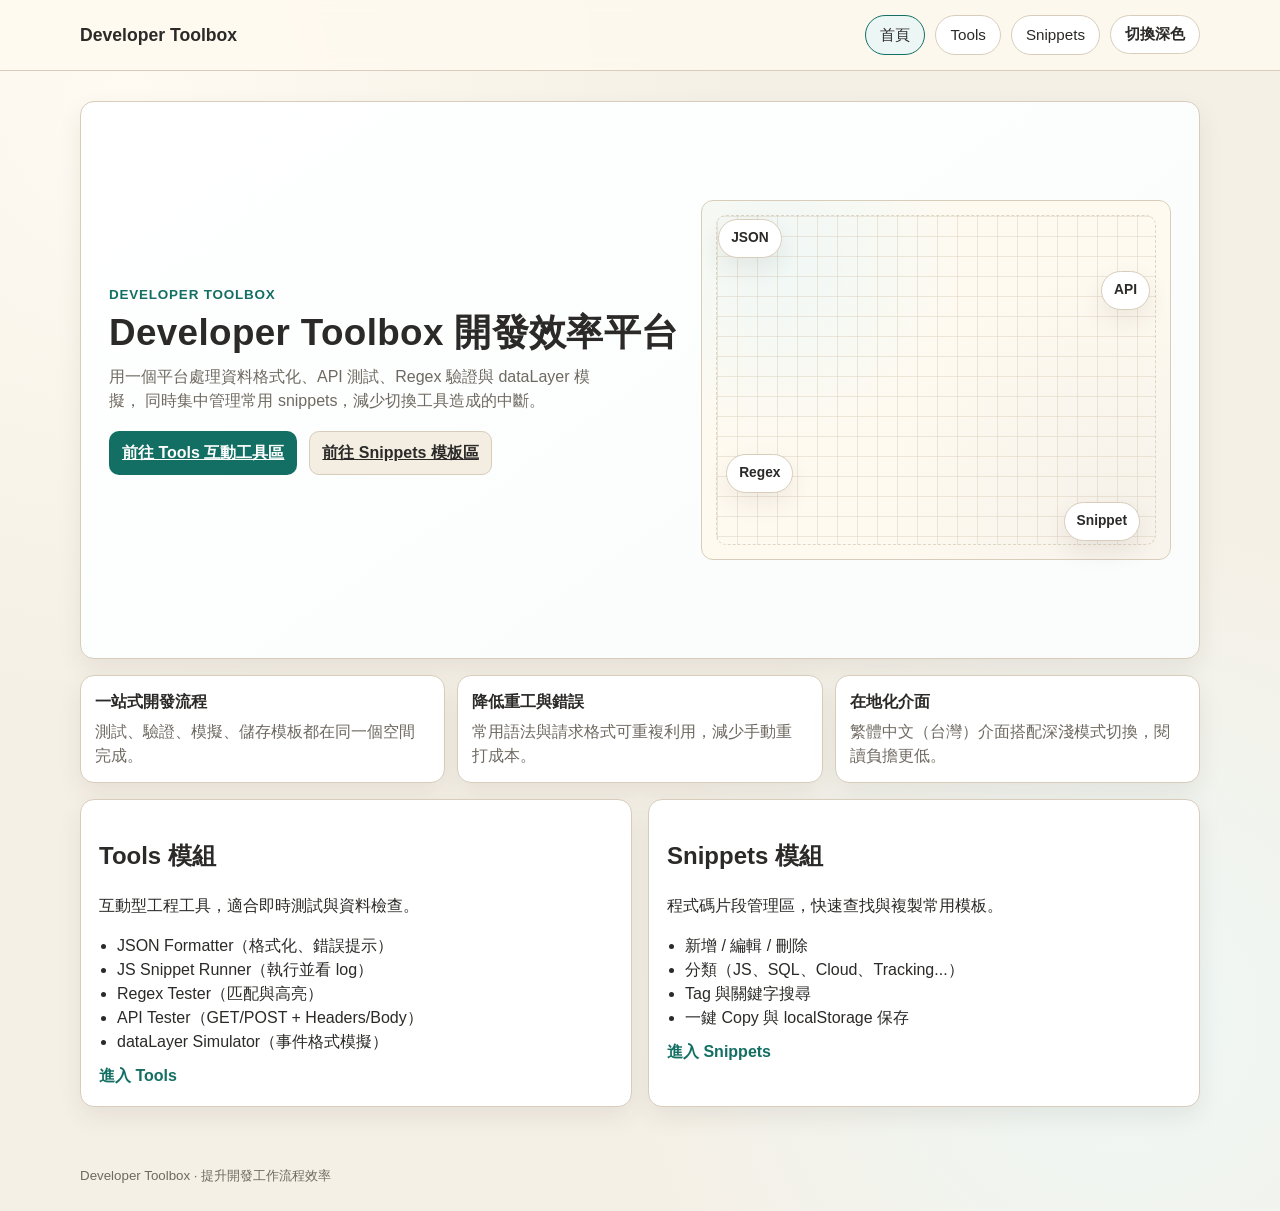
<file: index.html>
<!doctype html>
<html lang="zh-Hant">
<head>
  <meta charset="UTF-8">
  <meta name="viewport" content="width=device-width, initial-scale=1.0">
  <title>Developer Toolbox | 開發效率平台</title>
  <link rel="stylesheet" href="styles.css">
</head>
<body>
  <header class="site-header">
    <div class="header-inner container">
      <a class="brand" href="index.html">Developer Toolbox</a>
      <nav class="nav-links" aria-label="主要導覽">
        <a class="active" href="index.html">首頁</a>
        <a href="tools.html">Tools</a>
        <a href="snippets.html">Snippets</a>
        <button id="themeToggle" class="theme-toggle" type="button">切換深色</button>
      </nav>
    </div>
  </header>

  <main class="container page-home">
    <section class="home-hero card">
      <div class="hero-copy">
        <p class="eyebrow">Developer Toolbox</p>
        <h1>Developer Toolbox 開發效率平台</h1>
        <p class="hero-lead">
          用一個平台處理資料格式化、API 測試、Regex 驗證與 dataLayer 模擬，
          同時集中管理常用 snippets，減少切換工具造成的中斷。
        </p>
        <div class="hero-actions">
          <a class="btn-primary" href="tools.html">前往 Tools 互動工具區</a>
          <a class="btn-secondary" href="snippets.html">前往 Snippets 模板區</a>
        </div>
      </div>

      <div class="hero-visual" aria-hidden="true">
        <div class="chip chip-json">JSON</div>
        <div class="chip chip-api">API</div>
        <div class="chip chip-regex">Regex</div>
        <div class="chip chip-code">Snippet</div>
        <div class="visual-grid"></div>
      </div>
    </section>

    <section class="value-strip">
      <article class="value-card card">
        <h2>一站式開發流程</h2>
        <p>測試、驗證、模擬、儲存模板都在同一個空間完成。</p>
      </article>
      <article class="value-card card">
        <h2>降低重工與錯誤</h2>
        <p>常用語法與請求格式可重複利用，減少手動重打成本。</p>
      </article>
      <article class="value-card card">
        <h2>在地化介面</h2>
        <p>繁體中文（台灣）介面搭配深淺模式切換，閱讀負擔更低。</p>
      </article>
    </section>

    <section class="grid-2 home-modules">
      <article class="card module-card">
        <h2>Tools 模組</h2>
        <p>互動型工程工具，適合即時測試與資料檢查。</p>
        <ul>
          <li>JSON Formatter（格式化、錯誤提示）</li>
          <li>JS Snippet Runner（執行並看 log）</li>
          <li>Regex Tester（匹配與高亮）</li>
          <li>API Tester（GET/POST + Headers/Body）</li>
          <li>dataLayer Simulator（事件格式模擬）</li>
        </ul>
        <a class="inline-link" href="tools.html">進入 Tools</a>
      </article>

      <article class="card module-card">
        <h2>Snippets 模組</h2>
        <p>程式碼片段管理區，快速查找與複製常用模板。</p>
        <ul>
          <li>新增 / 編輯 / 刪除</li>
          <li>分類（JS、SQL、Cloud、Tracking...）</li>
          <li>Tag 與關鍵字搜尋</li>
          <li>一鍵 Copy 與 localStorage 保存</li>
        </ul>
        <a class="inline-link" href="snippets.html">進入 Snippets</a>
      </article>
    </section>
  </main>

  <footer class="site-footer container">
    <small>Developer Toolbox · 提升開發工作流程效率</small>
  </footer>

  <script src="common.js"></script>
</body>
</html>
</file>
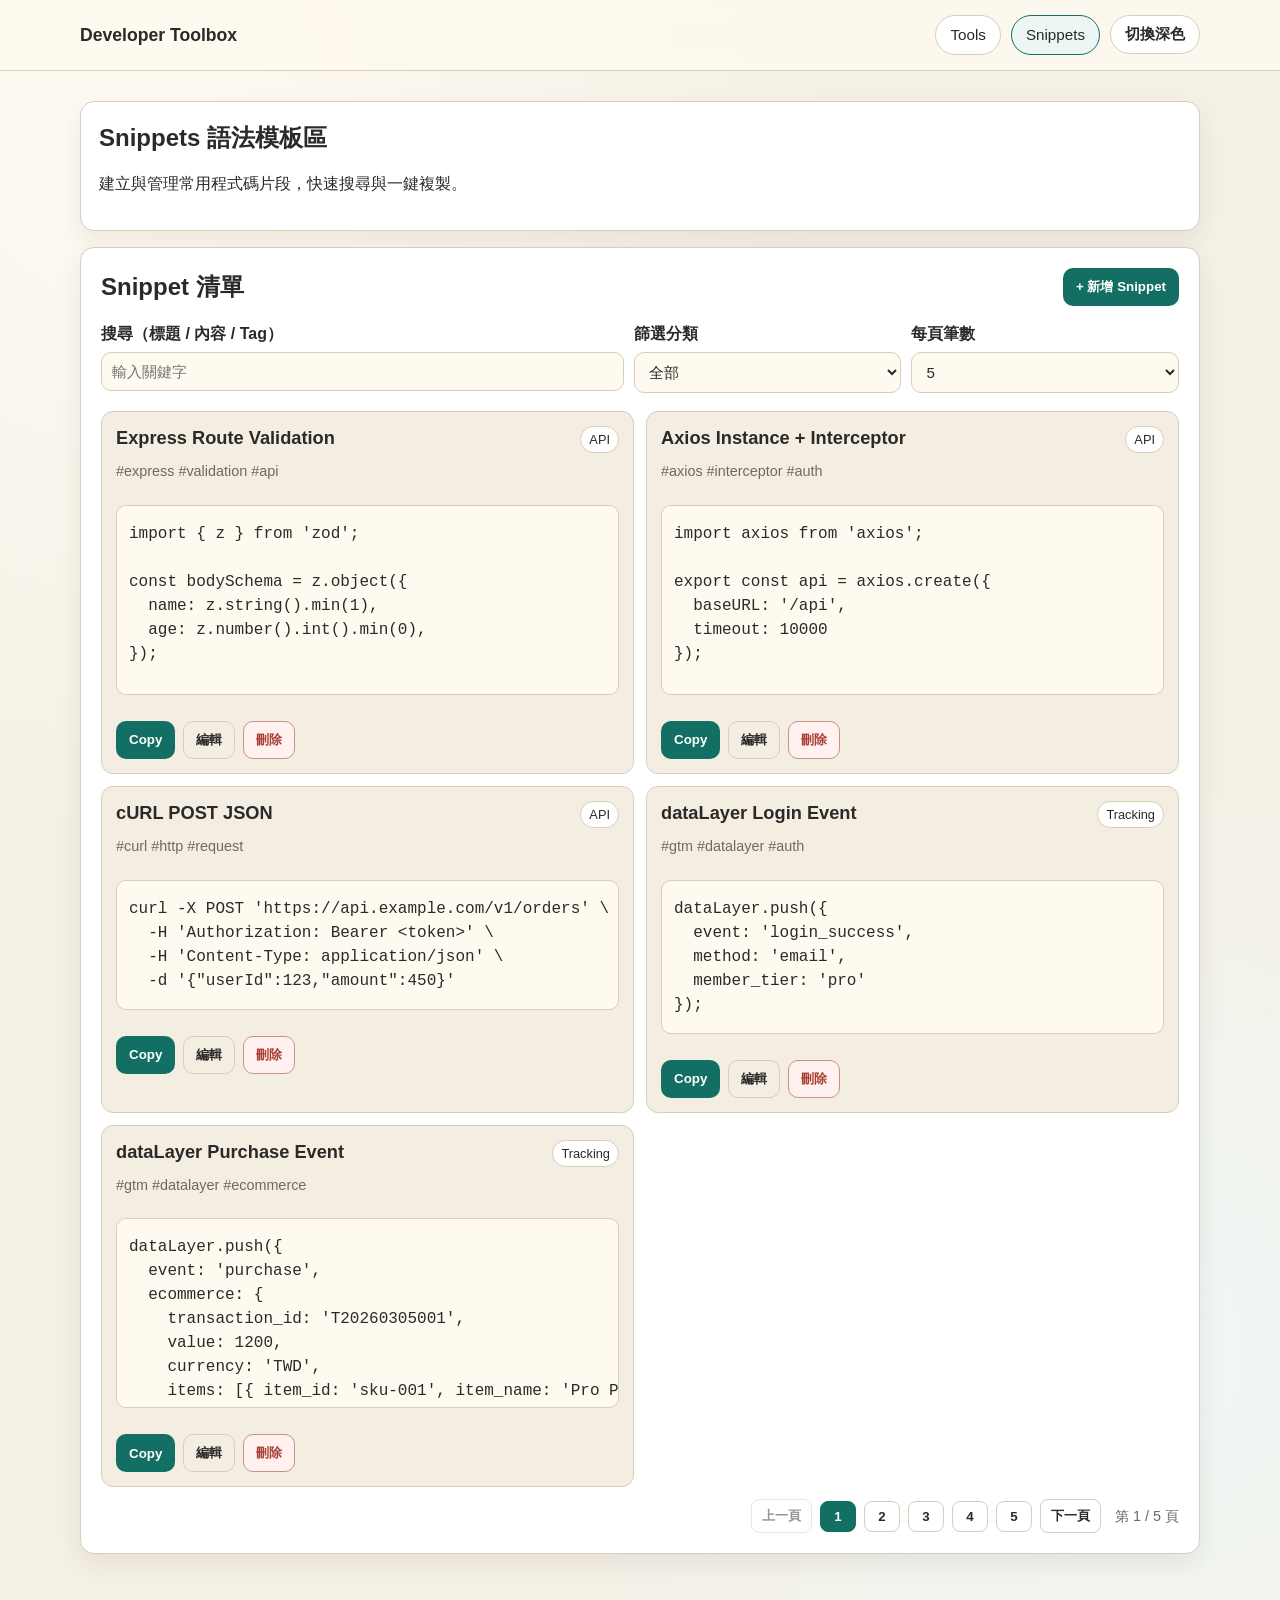
<file: snippets.html>
<!doctype html>
<html lang="zh-Hant">
<head>
  <meta charset="UTF-8">
  <meta name="viewport" content="width=device-width, initial-scale=1.0">
  <title>Snippets | Developer Toolbox</title>
  <link rel="stylesheet" href="styles.css">
</head>
<body>
  <header class="site-header">
    <div class="header-inner container">
      <a class="brand" href="index.html">Developer Toolbox</a>
      <nav class="nav-links" aria-label="主要導覽">
        <a href="tools.html">Tools</a>
        <a class="active" href="snippets.html">Snippets</a>
        <button id="themeToggle" class="theme-toggle" type="button">切換深色</button>
      </nav>
    </div>
  </header>

  <main class="container page-snippets">
    <section class="card page-intro">
      <h1>Snippets 語法模板區</h1>
      <p>建立與管理常用程式碼片段，快速搜尋與一鍵複製。</p>
    </section>

    <section class="snippet-layout">
      <article class="card snippet-main-card">
        <div class="snippet-toolbar-head">
          <h2>Snippet 清單</h2>
          <button id="openSnippetModalBtn" class="btn-primary" type="button">+ 新增 Snippet</button>
        </div>

        <div class="inline-fields search-bar">
          <label class="grow">
            搜尋（標題 / 內容 / Tag）
            <input id="searchInput" type="text" placeholder="輸入關鍵字">
          </label>
          <label>
            篩選分類
            <select id="filterCategory">
              <option value="all">全部</option>
              <option value="JS">JS</option>
              <option value="React">React</option>
              <option value="SQL">SQL</option>
              <option value="Cloud">Cloud</option>
              <option value="Docker">Docker</option>
              <option value="Git">Git</option>
              <option value="Tracking">Tracking</option>
              <option value="API">API</option>
            </select>
          </label>
          <label>
            每頁筆數
            <select id="pageSizeSelect">
              <option value="5">5</option>
              <option value="10">10</option>
              <option value="15">15</option>
              <option value="20">20</option>
            </select>
          </label>
        </div>

        <div id="snippetList" class="snippet-list"></div>
        <div id="snippetPagination" class="snippet-pagination"></div>
      </article>
    </section>
  </main>

  <div id="snippetModal" class="modal-backdrop" aria-hidden="true">
    <section class="modal-panel card" role="dialog" aria-modal="true" aria-labelledby="formTitle">
      <div class="modal-head">
        <h2 id="formTitle">新增 Snippet</h2>
        <button id="closeSnippetModalBtn" class="btn-secondary" type="button">關閉</button>
      </div>

      <form id="snippetForm">
        <input id="snippetId" type="hidden">

        <label>
          標題
          <input id="snippetTitle" type="text" required placeholder="例如：Fetch JSON 範本">
        </label>

        <label>
          分類
          <select id="snippetCategory" required>
            <option value="">請選擇分類</option>
            <option value="JS">JS</option>
            <option value="React">React</option>
            <option value="SQL">SQL</option>
            <option value="Cloud">Cloud</option>
            <option value="Docker">Docker</option>
              <option value="Git">Git</option>
              <option value="Tracking">Tracking</option>
            <option value="API">API</option>
          </select>
        </label>

        <label>
          Tag（以逗號分隔）
          <input id="snippetTags" type="text" placeholder="例如：fetch, async, api">
        </label>

        <label>
          內容
          <textarea id="snippetCode" class="mono" rows="10" required placeholder="輸入程式碼片段"></textarea>
        </label>

        <div class="row-actions">
          <button class="btn-primary" type="submit">儲存 Snippet</button>
          <button id="cancelEditBtn" class="btn-secondary" type="button">取消</button>
        </div>
      </form>
    </section>
  </div>


  <div id="confirmDeleteModal" class="modal-backdrop" aria-hidden="true">
    <section class="modal-panel card confirm-panel" role="dialog" aria-modal="true" aria-labelledby="confirmDeleteTitle">
      <div class="modal-head">
        <h2 id="confirmDeleteTitle">確認刪除</h2>
      </div>
      <p id="confirmDeleteMessage" class="confirm-message">你確定要刪除這筆 snippet 嗎？</p>
      <div class="row-actions confirm-actions">
        <button id="cancelDeleteBtn" class="btn-secondary" type="button">取消</button>
        <button id="confirmDeleteBtn" class="btn-danger" type="button">確認刪除</button>
      </div>
    </section>
  </div>
  <script src="common.js"></script>
  <script src="snippets.js"></script>
</body>
</html>
</file>
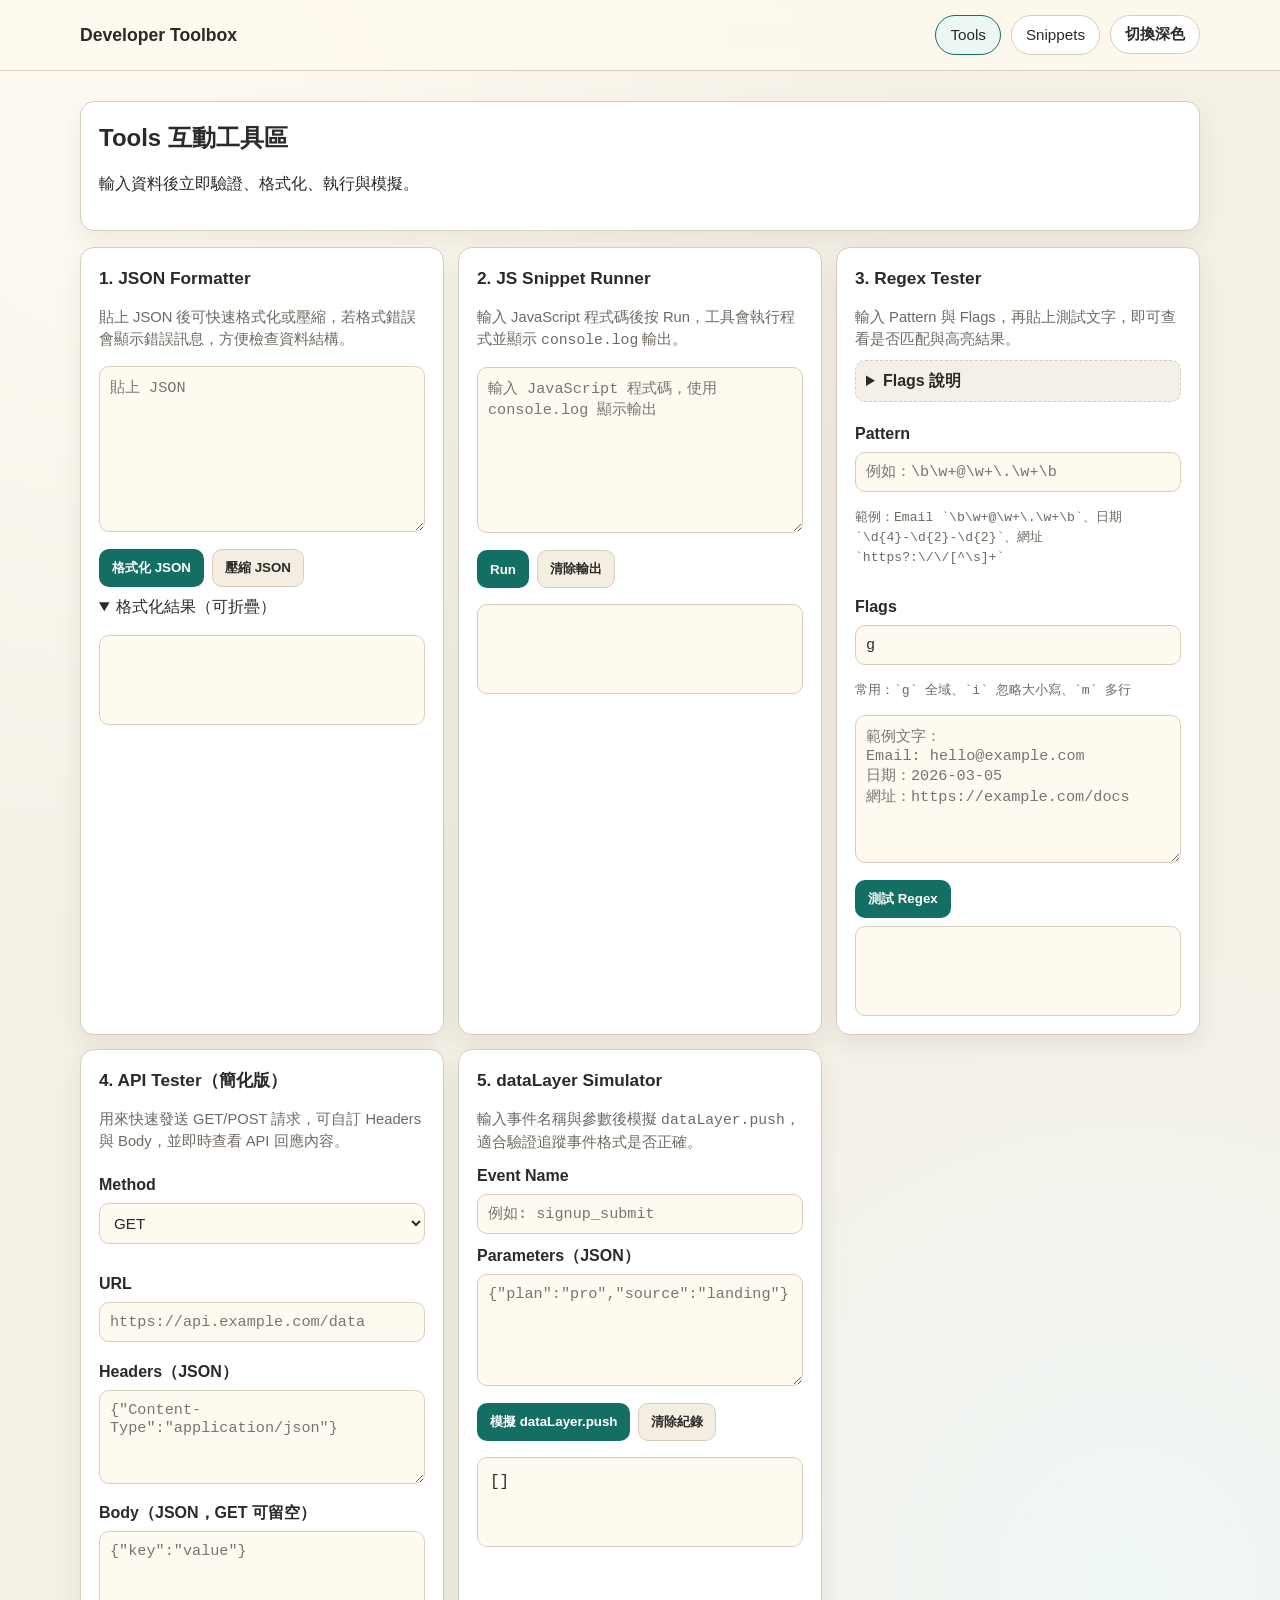
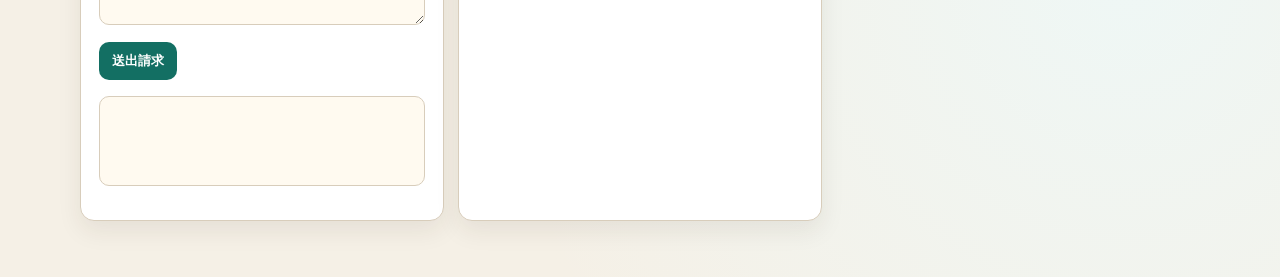
<file: tools.html>
<!doctype html>
<html lang="zh-Hant">
<head>
  <meta charset="UTF-8">
  <meta name="viewport" content="width=device-width, initial-scale=1.0">
  <title>Tools | Developer Toolbox</title>
  <link rel="stylesheet" href="styles.css">
</head>
<body>
  <header class="site-header">
    <div class="header-inner container">
      <a class="brand" href="index.html">Developer Toolbox</a>
      <nav class="nav-links" aria-label="主要導覽">
        <a class="active" href="tools.html">Tools</a>
        <a href="snippets.html">Snippets</a>
        <button id="themeToggle" class="theme-toggle" type="button">切換深色</button>
      </nav>
    </div>
  </header>

  <main class="container page-tools">
    <section class="card page-intro">
      <h1>Tools 互動工具區</h1>
      <p>輸入資料後立即驗證、格式化、執行與模擬。</p>
    </section>

    <section class="tool-grid">
      <article class="card tool-card">
        <h2>1. JSON Formatter</h2>
        <p class="tool-desc">貼上 JSON 後可快速格式化或壓縮，若格式錯誤會顯示錯誤訊息，方便檢查資料結構。</p>
        <textarea id="jsonInput" class="mono" rows="8" placeholder="貼上 JSON"></textarea>
        <div class="row-actions">
          <button id="jsonFormatBtn" class="btn-primary" type="button">格式化 JSON</button>
          <button id="jsonMinifyBtn" class="btn-secondary" type="button">壓縮 JSON</button>
        </div>
        <p id="jsonStatus" class="status-text"></p>
        <details id="jsonOutputWrap" open>
          <summary>格式化結果（可折疊）</summary>
          <pre id="jsonOutput" class="mono output-box"></pre>
        </details>
      </article>

      <article class="card tool-card">
        <h2>2. JS Snippet Runner</h2>
        <p class="tool-desc">輸入 JavaScript 程式碼後按 Run，工具會執行程式並顯示 <code>console.log</code> 輸出。</p>
        <textarea id="jsInput" class="mono" rows="8" placeholder="輸入 JavaScript 程式碼，使用 console.log 顯示輸出"></textarea>
        <div class="row-actions">
          <button id="jsRunBtn" class="btn-primary" type="button">Run</button>
          <button id="jsClearBtn" class="btn-secondary" type="button">清除輸出</button>
        </div>
        <pre id="jsOutput" class="mono output-box"></pre>
      </article>

      <article class="card tool-card">
        <h2>3. Regex Tester</h2>
        <p class="tool-desc">輸入 Pattern 與 Flags，再貼上測試文字，即可查看是否匹配與高亮結果。</p>
<details class="helper-box">
  <summary>Flags 說明</summary>
  <p>Flags 是加在 regex 後面的模式選項，可多個一起用（此輸入框請使用單反斜線，例如 `\d`）。</p>
  <ul>
    <li><code>g</code>：全域搜尋（找全部，不只第一個）</li>
    <li><code>i</code>：忽略大小寫</li>
    <li><code>m</code>：多行模式（<code>^</code>、<code>$</code> 作用在每一行）</li>
    <li><code>s</code>：dotall（讓 <code>.</code> 可匹配換行）</li>
    <li><code>u</code>：Unicode 模式（處理 Unicode 更正確）</li>
  </ul>
</details>
        <div class="inline-fields">
          <label>
            Pattern
            <input id="regexPattern" class="mono" type="text" placeholder="例如：\b\w+@\w+\.\w+\b">
          </label>
          <p class="input-hint mono">範例：Email `\b\w+@\w+\.\w+\b`、日期 `\d{4}-\d{2}-\d{2}`、網址 `https?:\/\/[^\s]+`</p>
          <label>
            Flags
            <input id="regexFlags" class="mono" type="text" value="g" placeholder="例如：gi">
          </label>
          <p class="input-hint mono">常用：`g` 全域、`i` 忽略大小寫、`m` 多行</p>
        </div>
        <textarea id="regexText" class="mono" rows="7" placeholder="範例文字：&#10;Email: hello@example.com&#10;日期：2026-03-05&#10;網址：https://example.com/docs"></textarea>
        <div class="row-actions">
          <button id="regexTestBtn" class="btn-primary" type="button">測試 Regex</button>
        </div>
        <p id="regexStatus" class="status-text"></p>
        <div id="regexPreview" class="output-box rich-output"></div>
      </article>

      <article class="card tool-card">
        <h2>4. API Tester（簡化版）</h2>
        <p class="tool-desc">用來快速發送 GET/POST 請求，可自訂 Headers 與 Body，並即時查看 API 回應內容。</p>
        <div class="inline-fields">
          <label>
            Method
            <select id="apiMethod">
              <option>GET</option>
              <option>POST</option>
            </select>
          </label>
          <label class="grow">
            URL
            <input id="apiUrl" class="mono" type="text" placeholder="https://api.example.com/data">
          </label>
        </div>
        <label>
          Headers（JSON）
          <textarea id="apiHeaders" class="mono" rows="4" placeholder='{"Content-Type":"application/json"}'></textarea>
        </label>
        <label>
          Body（JSON，GET 可留空）
          <textarea id="apiBody" class="mono" rows="4" placeholder='{"key":"value"}'></textarea>
        </label>
        <div class="row-actions">
          <button id="apiSendBtn" class="btn-primary" type="button">送出請求</button>
        </div>
        <p id="apiStatus" class="status-text"></p>
        <pre id="apiResponse" class="mono output-box"></pre>
      </article>

      <article class="card tool-card">
        <h2>5. dataLayer Simulator</h2>
        <p class="tool-desc">輸入事件名稱與參數後模擬 <code>dataLayer.push</code>，適合驗證追蹤事件格式是否正確。</p>
        <label>
          Event Name
          <input id="dlEvent" class="mono" type="text" placeholder="例如: signup_submit">
        </label>
        <label>
          Parameters（JSON）
          <textarea id="dlParams" class="mono" rows="5" placeholder='{"plan":"pro","source":"landing"}'></textarea>
        </label>
        <div class="row-actions">
          <button id="dlPushBtn" class="btn-primary" type="button">模擬 dataLayer.push</button>
          <button id="dlClearBtn" class="btn-secondary" type="button">清除紀錄</button>
        </div>
        <p id="dlStatus" class="status-text"></p>
        <pre id="dlOutput" class="mono output-box"></pre>
      </article>
    </section>
  </main>

  <script src="common.js"></script>
  <script src="tools.js"></script>
</body>
</html>
</file>
<file: styles.css>
:root {
  --bg: #f5f0e6;
  --bg-soft: #fffaf0;
  --surface: #ffffff;
  --surface-2: #f3ede2;
  --text: #2b2a28;
  --muted: #6f6a61;
  --border: #d8cdbb;
  --primary: #136f63;
  --primary-strong: #0f5d53;
  --accent: #ecf6f4;
  --danger: #a83f35;
  --danger-bg: #fff1ef;
  --shadow: 0 10px 24px rgb(50 39 23 / 0.08);
}

:root[data-theme="dark"] {
  --bg: #1a1d21;
  --bg-soft: #232831;
  --surface: #2a3039;
  --surface-2: #343c47;
  --text: #ecf0f4;
  --muted: #b8c0cb;
  --border: #44505f;
  --primary: #5bc8b7;
  --primary-strong: #45b8a7;
  --accent: #203941;
  --danger: #ff8578;
  --danger-bg: #4b2623;
  --shadow: 0 14px 34px rgb(0 0 0 / 0.35);
}

* {
  box-sizing: border-box;
}

body {
  margin: 0;
  color: var(--text);
  background:
    radial-gradient(circle at 10% 8%, color-mix(in srgb, var(--bg-soft) 88%, white) 0%, transparent 38%),
    radial-gradient(circle at 88% 84%, color-mix(in srgb, var(--accent) 86%, white) 0%, transparent 33%),
    var(--bg);
  font-family: "Noto Sans TC", "Microsoft JhengHei", sans-serif;
  line-height: 1.5;
}

.container {
  width: min(1120px, 92vw);
  margin: 0 auto;
}

.site-header {
  position: sticky;
  top: 0;
  z-index: 10;
  -webkit-backdrop-filter: blur(8px);
  backdrop-filter: blur(8px);
  background: color-mix(in srgb, var(--bg-soft) 78%, transparent);
  border-bottom: 1px solid var(--border);
}

.header-inner {
  display: flex;
  align-items: center;
  justify-content: space-between;
  gap: 16px;
  min-height: 70px;
}

.brand {
  text-decoration: none;
  color: var(--text);
  font-size: 1.1rem;
  font-weight: 700;
}

.nav-links {
  display: flex;
  align-items: center;
  gap: 10px;
}

.nav-links a,
.theme-toggle {
  border: 1px solid var(--border);
  background: var(--surface);
  color: var(--text);
  border-radius: 999px;
  padding: 8px 14px;
  text-decoration: none;
  font-size: 0.95rem;
  cursor: pointer;
}

.nav-links a.active {
  background: var(--accent);
  border-color: var(--primary);
}

main {
  padding: 30px 0 56px;
}

.card {
  background: var(--surface);
  border: 1px solid var(--border);
  border-radius: 14px;
  padding: 18px;
  box-shadow: var(--shadow);
}

.hero h1,
.page-intro h1 {
  margin-top: 0;
  margin-bottom: 8px;
}

.hero-actions {
  display: flex;
  gap: 12px;
  margin-top: 18px;
  flex-wrap: wrap;
}

.grid-2 {
  margin-top: 18px;
  display: grid;
  gap: 16px;
  grid-template-columns: repeat(auto-fit, minmax(280px, 1fr));
}

.module-card ul {
  padding-left: 18px;
  margin: 10px 0;
}

.inline-link {
  color: var(--primary);
  font-weight: 700;
  text-decoration: none;
}

.tool-grid {
  margin-top: 16px;
  display: grid;
  gap: 14px;
  grid-template-columns: repeat(auto-fit, minmax(330px, 1fr));
}

.tool-card h2 {
  margin-top: 0;
  font-size: 1.08rem;
}

.tool-desc {
  margin: 0 0 10px;
  color: var(--muted);
  font-size: 0.92rem;
}

.helper-box {
  margin: 0 0 10px;
  border: 1px dashed var(--border);
  border-radius: 10px;
  background: color-mix(in srgb, var(--surface-2) 82%, white);
  padding: 8px 10px;
}

.helper-box summary {
  cursor: pointer;
  font-weight: 700;
}

.helper-box p {
  margin: 8px 0 6px;
  color: var(--muted);
}

.helper-box ul {
  margin: 0;
  padding-left: 18px;
}

.input-hint {
  margin: -2px 0 8px;
  font-size: 0.82rem;
  color: var(--muted);
  overflow-wrap: anywhere;
}
label {
  display: block;
  font-weight: 600;
  margin: 10px 0 8px;
}

input,
textarea,
select {
  width: 100%;
  margin-top: 6px;
  border-radius: 10px;
  border: 1px solid var(--border);
  background: var(--bg-soft);
  color: var(--text);
  padding: 10px;
  font-size: 0.95rem;
}

.mono {
  font-family: ui-monospace, SFMono-Regular, Menlo, Consolas, "Liberation Mono", monospace;
}

.row-actions {
  display: flex;
  gap: 8px;
  flex-wrap: wrap;
  margin-top: 10px;
}

.btn-primary,
.btn-secondary,
.btn-danger,
button {
  border: 1px solid transparent;
  border-radius: 10px;
  padding: 9px 12px;
  cursor: pointer;
  font-weight: 700;
}

.btn-primary {
  background: var(--primary);
  color: #fff;
}

.btn-primary:hover {
  background: var(--primary-strong);
}

.btn-secondary {
  background: var(--surface-2);
  color: var(--text);
  border-color: var(--border);
}

.btn-danger {
  color: var(--danger);
  border-color: color-mix(in srgb, var(--danger) 40%, var(--border));
  background: var(--danger-bg);
}

.output-box {
  min-height: 90px;
  white-space: pre-wrap;
  overflow-wrap: anywhere;
  border: 1px solid var(--border);
  border-radius: 10px;
  background: var(--bg-soft);
  padding: 12px;
}

.rich-output mark {
  background: #fde68a;
  color: #222;
  padding: 0 2px;
  border-radius: 3px;
}

.status-text {
  margin: 8px 0;
  color: var(--muted);
}

.status-text.ok {
  color: #157347;
}

.status-text.error {
  color: var(--danger);
}

.inline-fields {
  display: flex;
  gap: 10px;
  flex-wrap: wrap;
}

.inline-fields > label {
  flex: 1 1 180px;
}

.inline-fields > label.grow {
  flex: 3 1 260px;
}

.snippet-layout {
  margin-top: 16px;
  display: grid;
  gap: 14px;
  grid-template-columns: minmax(320px, 0.95fr) minmax(340px, 1.4fr);
}

.search-bar {
  margin-bottom: 10px;
}

.snippet-list {
  display: grid;
  gap: 12px;
  grid-template-columns: repeat(2, minmax(0, 1fr));
}

.snippet-item {
  display: flex;
  flex-direction: column;
  min-height: 0;
}

.snippet-item {
  border: 1px solid var(--border);
  background: var(--surface-2);
  border-radius: 12px;
  padding: 14px;
}

.snippet-head {
  display: flex;
  justify-content: space-between;
  align-items: baseline;
  gap: 8px;
}

.snippet-head h3 {
  margin: 0;
  font-size: 1.14rem;
  line-height: 1.3;
  font-weight: 800;
}

.badge {
  font-size: 0.8rem;
  padding: 3px 8px;
  border-radius: 999px;
  border: 1px solid var(--border);
  background: var(--surface);
}

.tag-line {
  color: var(--muted);
  margin: 8px 0 12px;
  font-size: 0.9rem;
}

.muted {
  color: var(--muted);
}

.site-footer {
  padding-bottom: 24px;
  color: var(--muted);
}

@media (max-width: 960px) {
  .snippet-layout {
    grid-template-columns: 1fr;
  }
}

@media (max-width: 680px) {
  .header-inner {
    flex-direction: column;
    align-items: flex-start;
    padding: 10px 0;
  }

  .nav-links {
    flex-wrap: wrap;
  }

  .tool-grid {
    grid-template-columns: 1fr;
  }
}



.home-hero {
  display: grid;
  gap: 18px;
  grid-template-columns: 1.1fr 0.9fr;
  align-items: stretch;
  background:
    linear-gradient(145deg, color-mix(in srgb, var(--surface) 88%, white), color-mix(in srgb, var(--accent) 28%, var(--surface))),
    var(--surface);
  overflow: hidden;
}

.eyebrow {
  margin: 0;
  color: var(--primary);
  font-weight: 700;
  letter-spacing: 0.06em;
  text-transform: uppercase;
  font-size: 0.84rem;
}

.hero-copy h1 {
  margin: 6px 0 10px;
  line-height: 1.2;
  font-size: clamp(1.6rem, 3.2vw, 2.3rem);
}

.hero-lead {
  margin: 0;
  color: var(--muted);
  max-width: 56ch;
}

.hero-visual {
  position: relative;
  min-height: 260px;
  border-radius: 12px;
  border: 1px solid var(--border);
  background:
    radial-gradient(circle at 16% 16%, color-mix(in srgb, var(--accent) 80%, white) 0%, transparent 40%),
    radial-gradient(circle at 90% 85%, color-mix(in srgb, var(--surface-2) 72%, white) 0%, transparent 46%),
    var(--bg-soft);
}

.visual-grid {
  position: absolute;
  inset: 14px;
  border-radius: 10px;
  border: 1px dashed color-mix(in srgb, var(--border) 80%, transparent);
  background-image:
    linear-gradient(to right, color-mix(in srgb, var(--border) 45%, transparent) 1px, transparent 1px),
    linear-gradient(to bottom, color-mix(in srgb, var(--border) 45%, transparent) 1px, transparent 1px);
  background-size: 20px 20px;
}

.chip {
  position: absolute;
  z-index: 1;
  padding: 8px 12px;
  border-radius: 999px;
  font-weight: 700;
  font-size: 0.86rem;
  border: 1px solid var(--border);
  background: var(--surface);
  box-shadow: var(--shadow);
}

.chip-json {
  top: 18px;
  left: 16px;
}

.chip-api {
  top: 70px;
  right: 20px;
}

.chip-regex {
  bottom: 66px;
  left: 24px;
}

.chip-code {
  bottom: 18px;
  right: 30px;
}

.value-strip {
  display: grid;
  gap: 12px;
  margin-top: 16px;
  grid-template-columns: repeat(3, minmax(0, 1fr));
}

.value-card {
  padding: 14px;
}

.value-card h2 {
  margin: 0 0 6px;
  font-size: 1rem;
}

.value-card p {
  margin: 0;
  color: var(--muted);
}

.home-modules {
  margin-top: 16px;
}

@media (max-width: 900px) {
  .home-hero {
    grid-template-columns: 1fr;
  }

  .hero-visual {
    min-height: 210px;
  }

  .value-strip {
    grid-template-columns: 1fr;
  }
}
/* Home page density tuning */
.page-home {
  min-height: calc(100vh - 96px);
}

.home-hero {
  min-height: clamp(420px, 62vh, 620px);
  padding: 28px;
  align-items: center;
}

.hero-copy h1 {
  white-space: nowrap;
  letter-spacing: 0.01em;
}

.hero-copy {
  display: flex;
  flex-direction: column;
  justify-content: center;
}

.hero-visual {
  min-height: 360px;
}

@media (max-width: 1100px) {
  .hero-copy h1 {
    white-space: normal;
  }
}

@media (max-width: 900px) {
  .home-hero {
    min-height: auto;
    padding: 18px;
  }

  .hero-visual {
    min-height: 230px;
  }
}

.snippet-code {
  max-height: 220px;
  overflow: auto;
  white-space: pre;
  line-height: 1.45;
}

.snippet-pagination {
  display: flex;
  align-items: center;
  justify-content: flex-end;
  gap: 8px;
  margin-top: 12px;
  flex-wrap: wrap;
}

.page-info {
  color: var(--muted);
  font-size: 0.9rem;
  margin-left: 6px;
}

.page-btn {
  border: 1px solid var(--border);
  background: var(--surface);
  color: var(--text);
  border-radius: 8px;
  padding: 7px 10px;
  cursor: pointer;
  font-weight: 700;
  min-width: 36px;
}

.page-btn.active {
  background: var(--primary);
  color: #fff;
  border-color: var(--primary);
}

.page-btn:disabled {
  opacity: 0.5;
  cursor: not-allowed;
}

.page-ellipsis {
  color: var(--muted);
  padding: 0 2px;
}

/* Snippets modal layout update */
.page-snippets {
  max-width: 1200px;
}

.snippet-layout {
  grid-template-columns: 1fr;
}

.snippet-main-card {
  padding: 20px;
}

.snippet-toolbar-head {
  display: flex;
  align-items: center;
  justify-content: space-between;
  gap: 10px;
  margin-bottom: 6px;
}

.snippet-toolbar-head h2 {
  margin: 0;
}

.modal-backdrop {
  position: fixed;
  inset: 0;
  background: rgb(0 0 0 / 0.45);
  display: none;
  align-items: center;
  justify-content: center;
  padding: 20px;
  z-index: 30;
}

.modal-backdrop.open {
  display: flex;
}

.modal-panel {
  width: min(760px, 96vw);
  max-height: 90vh;
  overflow: auto;
}

.modal-head {
  display: flex;
  align-items: center;
  justify-content: space-between;
  gap: 8px;
  margin-bottom: 6px;
}

.modal-head h2 {
  margin: 0;
}

.modal-panel #snippetCode {
  min-height: 340px;
  line-height: 1.5;
  padding-top: 12px;
  padding-bottom: 12px;
}

.snippet-code {
  max-height: 190px;
  overflow: auto;
  white-space: pre;
  line-height: 1.5;
  margin: 10px 0 16px;
  padding-top: 16px;
  padding-bottom: 16px;
}

@media (max-width: 900px) {
  .snippet-list {
    grid-template-columns: 1fr;
  }
}

@media (max-width: 720px) {
  .snippet-toolbar-head {
    flex-direction: column;
    align-items: stretch;
  }

  .modal-panel {
    width: 100%;
    max-height: 92vh;
  }
}


/* Snippet zoom mode */
.snippet-expand-backdrop {
  position: fixed;
  inset: 0;
  background: rgb(0 0 0 / 0.38);
  opacity: 0;
  pointer-events: none;
  transition: opacity 0.18s ease;
  z-index: 18;
}

.snippet-expand-backdrop.show {
  opacity: 1;
  pointer-events: auto;
}

body.snippet-zoom-open {
  overflow: hidden;
}

.snippet-item {
  cursor: zoom-in;
  transition: transform 0.16s ease, box-shadow 0.16s ease;
}

.snippet-item:hover {
  transform: translateY(-1px);
}

.snippet-item.expanded {
  position: fixed;
  z-index: 20;
  inset: 50% auto auto 50%;
  transform: translate(-50%, -50%);
  width: min(980px, 94vw);
  max-height: 88vh;
  overflow: auto;
  cursor: default;
  box-shadow: 0 22px 60px rgb(0 0 0 / 0.35);
}

.snippet-item.expanded .snippet-code {
  max-height: none;
  overflow: auto;
}

.snippet-item .row-actions button {
  cursor: pointer;
}

@media (max-width: 900px) {
  .snippet-item.expanded {
    width: 96vw;
    max-height: 90vh;
  }
}



.confirm-panel {
  width: min(520px, 94vw);
}

.confirm-message {
  margin: 4px 0 14px;
  color: var(--muted);
  font-size: 0.96rem;
}

.confirm-actions {
  justify-content: flex-end;
}
/* Global RWD hardening */
@media (max-width: 768px) {
  .container {
    width: min(100%, 94vw);
  }

  .site-header {
    position: sticky;
  }

  .header-inner {
    min-height: auto;
    padding: 10px 0;
    align-items: flex-start;
  }

  .nav-links {
    width: 100%;
    gap: 8px;
    flex-wrap: wrap;
  }

  .nav-links a,
  .theme-toggle {
    padding: 8px 11px;
    font-size: 0.88rem;
  }

  main {
    padding: 18px 0 34px;
  }

  .card {
    padding: 14px;
    border-radius: 12px;
  }

  .hero-actions,
  .row-actions {
    gap: 8px;
  }

  .btn-primary,
  .btn-secondary,
  .btn-danger,
  button {
    padding: 8px 11px;
  }

  .tool-grid,
  .grid-2,
  .snippet-list,
  .value-strip {
    grid-template-columns: 1fr;
  }

  .inline-fields > label,
  .inline-fields > label.grow {
    flex: 1 1 100%;
  }

  .snippet-toolbar-head {
    align-items: stretch;
  }

  .snippet-toolbar-head .btn-primary {
    width: 100%;
  }

  .snippet-pagination {
    justify-content: center;
  }

  .page-info {
    width: 100%;
    text-align: center;
    margin: 4px 0 0;
  }

  .modal-backdrop {
    padding: 12px;
  }

  .modal-panel,
  .confirm-panel {
    width: min(100%, 96vw);
    max-height: 92vh;
    border-radius: 12px;
  }

  .modal-panel #snippetCode {
    min-height: 260px;
  }

  .snippet-item.expanded {
    width: 96vw;
    max-height: 90vh;
  }

  .snippet-head h3 {
    font-size: 1.02rem;
  }
}

@media (max-width: 480px) {
  .brand {
    font-size: 1rem;
  }

  .page-intro h1,
  .hero-copy h1 {
    font-size: 1.35rem;
    line-height: 1.28;
  }

  .hero-lead,
  .page-intro p,
  .tool-desc,
  .status-text,
  .tag-line {
    font-size: 0.9rem;
  }

  input,
  textarea,
  select {
    font-size: 16px;
  }

  .snippet-code {
    max-height: 170px;
  }

  .snippet-item {
    padding: 12px;
  }

  .page-btn {
    min-width: 32px;
    padding: 6px 8px;
    font-size: 0.85rem;
  }

  .modal-head {
    flex-direction: column;
    align-items: stretch;
  }
}

/* Snippets mobile overflow fix */
.page-snippets,
.snippet-main-card,
.snippet-list,
.snippet-item,
.snippet-head,
.snippet-head h3 {
  min-width: 0;
}

.snippet-head h3,
.tag-line,
.badge {
  overflow-wrap: anywhere;
  word-break: break-word;
}

@media (max-width: 768px) {
  body {
    overflow-x: hidden;
  }

  .page-snippets {
    overflow-x: clip;
  }

  .snippet-item {
    width: 100%;
    max-width: 100%;
  }

  .snippet-code {
    max-width: 100%;
    white-space: pre-wrap;
    overflow-wrap: anywhere;
    word-break: break-word;
    overflow-x: auto;
  }

  .snippet-pagination {
    width: 100%;
    overflow-x: auto;
    justify-content: flex-start;
    padding-bottom: 4px;
  }
}
</file>
